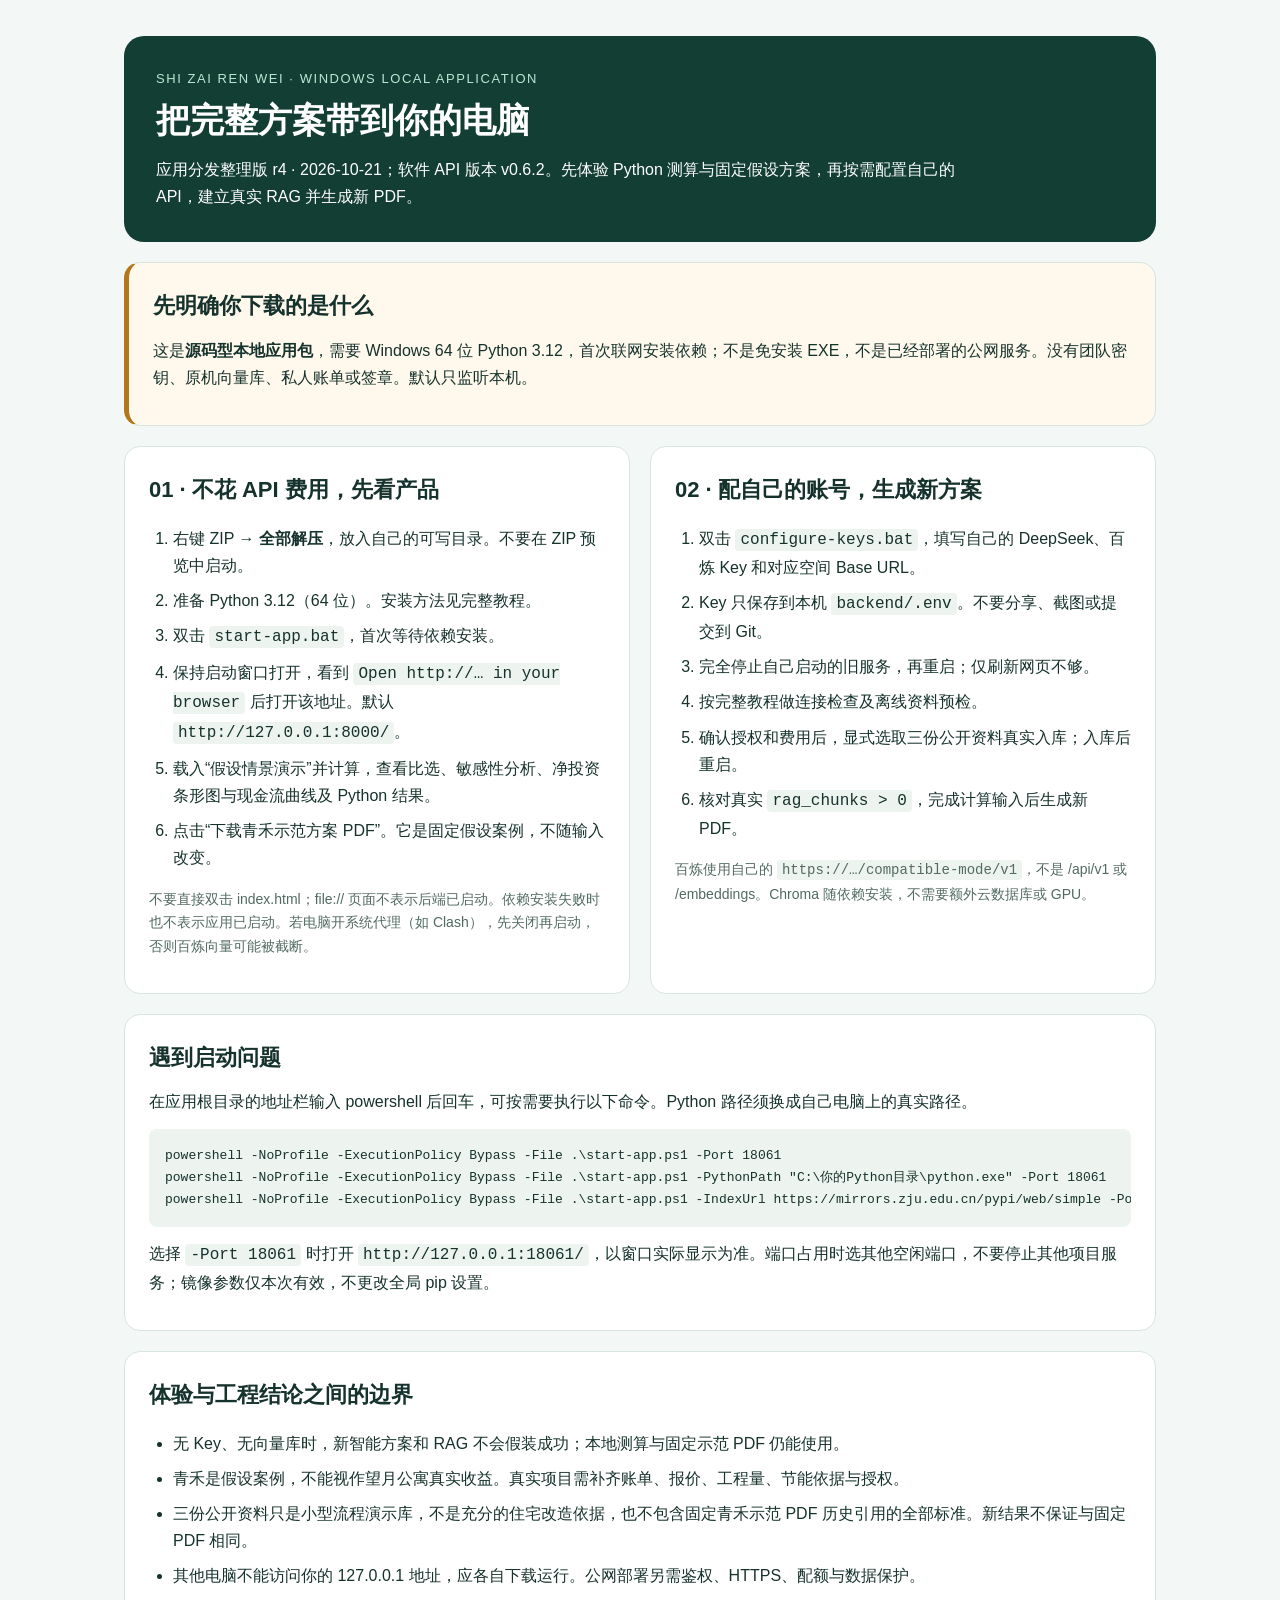
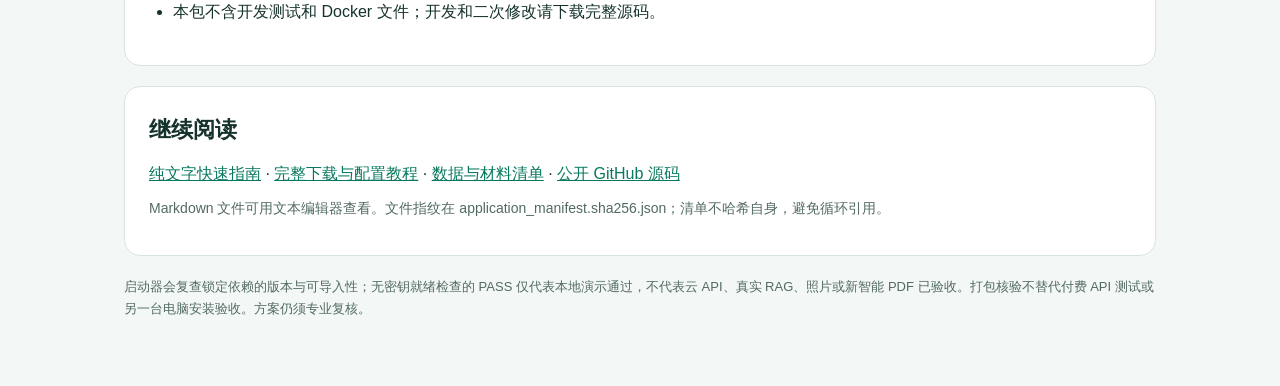
<file: tools/templates/开始使用.html>
<!doctype html>
<html lang="zh-CN">
<head>
<meta charset="UTF-8">
<meta name="viewport" content="width=device-width, initial-scale=1">
<title>室在人为 · 开始使用</title>
<style>
:root{color-scheme:light;--ink:#16322c;--muted:#526a63;--green:#08795f;--line:#d8e5df}*{box-sizing:border-box}body{margin:0;background:#f3f7f5;color:var(--ink);font:16px/1.7 "Microsoft YaHei","PingFang SC",sans-serif}main{max-width:1080px;margin:36px auto;padding:0 24px 40px}header{background:#123e33;color:#fff;padding:32px;border-radius:20px}h1{margin:8px 0;font-size:34px;line-height:1.35}.tag{font-size:13px;color:#bce7d4;letter-spacing:.12em}header p{margin:12px 0 0;max-width:800px}section{background:#fff;border:1px solid var(--line);border-radius:16px;padding:24px;margin-top:20px}h2{font-size:22px;margin:0 0 12px}h3{font-size:17px;margin:0 0 8px}p{margin:10px 0}.grid{display:grid;grid-template-columns:1fr 1fr;gap:20px}.note{border-left:5px solid #b37619;background:#fff9ed}ol,ul{padding-left:1.5em}li{margin:8px 0}code,pre{font-family:Consolas,monospace;background:#edf3ef}code{padding:2px 5px;border-radius:4px}pre{padding:16px;overflow:auto;font-size:13px;line-height:1.7;border-radius:8px}a{color:var(--green);overflow-wrap:anywhere}footer{color:var(--muted);font-size:13px;margin-top:20px}.small{font-size:14px;color:var(--muted)}@media(max-width:700px){.grid{grid-template-columns:1fr}main{margin:18px auto;padding:0 14px 24px}header,section{padding:20px}h1{font-size:28px}}@media print{body{background:white}main{max-width:none;margin:0;padding:0}header{background:white;color:#16322c;border:1px solid #16322c}.tag{color:#526a63}section{break-inside:avoid}a{color:#16322c}}
</style>
</head>
<body><main>
<header><div class="tag">SHI ZAI REN WEI · WINDOWS LOCAL APPLICATION</div><h1>把完整方案带到你的电脑</h1><p>应用分发整理版 r4 · 2026-10-21；软件 API 版本 v0.6.2。先体验 Python 测算与固定假设方案，再按需配置自己的 API，建立真实 RAG 并生成新 PDF。</p></header>
<section class="note"><h2>先明确你下载的是什么</h2><p>这是<strong>源码型本地应用包</strong>，需要 Windows 64 位 Python 3.12，首次联网安装依赖；不是免安装 EXE，不是已经部署的公网服务。没有团队密钥、原机向量库、私人账单或签章。默认只监听本机。</p></section>
<div class="grid">
<section><h2>01 · 不花 API 费用，先看产品</h2><ol><li>右键 ZIP → <strong>全部解压</strong>，放入自己的可写目录。不要在 ZIP 预览中启动。</li><li>准备 Python 3.12（64 位）。安装方法见完整教程。</li><li>双击 <code>start-app.bat</code>，首次等待依赖安装。</li><li>保持启动窗口打开，看到 <code>Open http://… in your browser</code> 后打开该地址。默认 <code>http://127.0.0.1:8000/</code>。</li><li>载入“假设情景演示”并计算，查看比选、敏感性分析、净投资条形图与现金流曲线及 Python 结果。</li><li>点击“下载青禾示范方案 PDF”。它是固定假设案例，不随输入改变。</li></ol><p class="small">不要直接双击 index.html；file:// 页面不表示后端已启动。依赖安装失败时也不表示应用已启动。若电脑开系统代理（如 Clash），先关闭再启动，否则百炼向量可能被截断。</p></section>
<section><h2>02 · 配自己的账号，生成新方案</h2><ol><li>双击 <code>configure-keys.bat</code>，填写自己的 DeepSeek、百炼 Key 和对应空间 Base URL。</li><li>Key 只保存到本机 <code>backend/.env</code>。不要分享、截图或提交到 Git。</li><li>完全停止自己启动的旧服务，再重启；仅刷新网页不够。</li><li>按完整教程做连接检查及离线资料预检。</li><li>确认授权和费用后，显式选取三份公开资料真实入库；入库后重启。</li><li>核对真实 <code>rag_chunks &gt; 0</code>，完成计算输入后生成新 PDF。</li></ol><p class="small">百炼使用自己的 <code>https://…/compatible-mode/v1</code>，不是 /api/v1 或 /embeddings。Chroma 随依赖安装，不需要额外云数据库或 GPU。</p></section>
</div>
<section><h2>遇到启动问题</h2><p>在应用根目录的地址栏输入 powershell 后回车，可按需要执行以下命令。Python 路径须换成自己电脑上的真实路径。</p><pre>powershell -NoProfile -ExecutionPolicy Bypass -File .\start-app.ps1 -Port 18061
powershell -NoProfile -ExecutionPolicy Bypass -File .\start-app.ps1 -PythonPath "C:\你的Python目录\python.exe" -Port 18061
powershell -NoProfile -ExecutionPolicy Bypass -File .\start-app.ps1 -IndexUrl https://mirrors.zju.edu.cn/pypi/web/simple -Port 18061</pre><p>选择 <code>-Port 18061</code> 时打开 <code>http://127.0.0.1:18061/</code>，以窗口实际显示为准。端口占用时选其他空闲端口，不要停止其他项目服务；镜像参数仅本次有效，不更改全局 pip 设置。</p></section>
<section><h2>体验与工程结论之间的边界</h2><ul><li>无 Key、无向量库时，新智能方案和 RAG 不会假装成功；本地测算与固定示范 PDF 仍能使用。</li><li>青禾是假设案例，不能视作望月公寓真实收益。真实项目需补齐账单、报价、工程量、节能依据与授权。</li><li>三份公开资料只是小型流程演示库，不是充分的住宅改造依据，也不包含固定青禾示范 PDF 历史引用的全部标准。新结果不保证与固定 PDF 相同。</li><li>其他电脑不能访问你的 127.0.0.1 地址，应各自下载运行。公网部署另需鉴权、HTTPS、配额与数据保护。</li><li>本包不含开发测试和 Docker 文件；开发和二次修改请下载完整源码。</li></ul></section>
<section><h2>继续阅读</h2><p><a href="开始使用.txt">纯文字快速指南</a> · <a href="docs/下载后运行与配置.md">完整下载与配置教程</a> · <a href="docs/数据与材料收集清单.md">数据与材料清单</a> · <a href="https://github.com/zjuhechao/shi-zai-ren-wei">公开 GitHub 源码</a></p><p class="small">Markdown 文件可用文本编辑器查看。文件指纹在 application_manifest.sha256.json；清单不哈希自身，避免循环引用。</p></section>
<footer>启动器会复查锁定依赖的版本与可导入性；无密钥就绪检查的 PASS 仅代表本地演示通过，不代表云 API、真实 RAG、照片或新智能 PDF 已验收。打包核验不替代付费 API 测试或另一台电脑安装验收。方案仍须专业复核。</footer>
</main></body></html>
</file>
